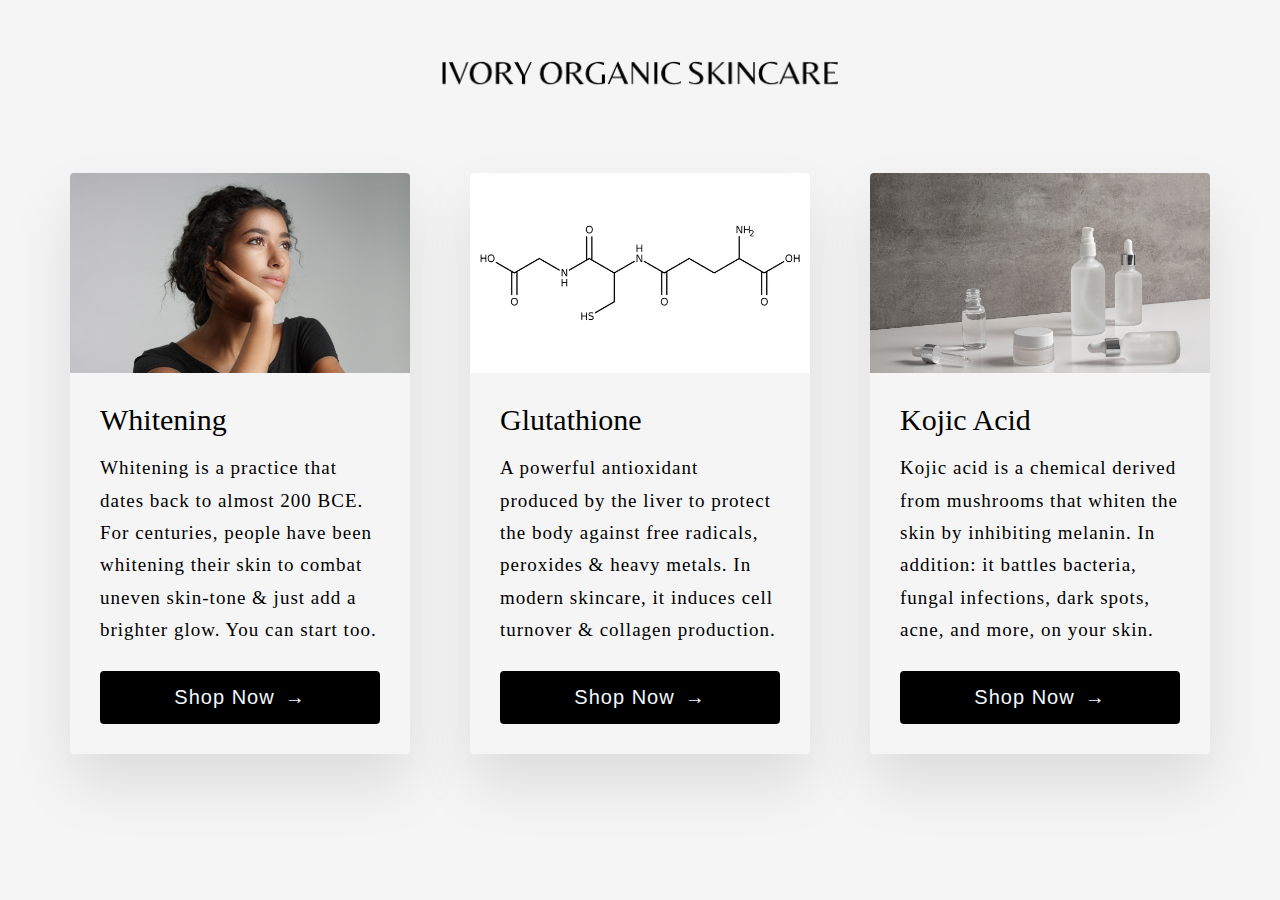
<file: index.html>
<!doctype html>
<html>
<head>
<meta charset="utf-8"/>
    <meta name="viewport" content="width=device-width, initial-scale=1"/>
<title>Platinum Beauty Shop</title>
    
    <link rel="stylesheet" type="text/css" href="Assets/PBS.css"/>

    </head>

   
    <body>
        
        
        
        
        <header>
            <img src="Images/IvoryLogo.png" width="400" height="30" class="imglogo">
        </header>

    
<div class="grid">  
    <div class="grid-item">
    <div class="card">
        <img class="card-img" src="Images/SkinShowcase.jpg">
        <div class="card-content">
        <h1 class="card-header">Whitening</h1>
            <p class="card-text">
            Whitening is a practice that dates back to almost 200 BCE. For centuries, people have been whitening their skin to combat uneven skin-tone & just add a brighter glow. You can start too.
            </p>
          <button onclick="window.location.href='Assets/index.html'" class="card-btn">Shop Now<span>&rarr;</span>
            </button>
        </div>
        </div>
    </div>
    
     <div class="grid-item">
    <div class="card">
        <img class="card-img" src="Images/Glutathione.jpeg">
        <div class="card-content">
        <h1 class="card-header">Glutathione</h1>
            <p class="card-text">
           A powerful antioxidant produced by the liver to protect the body against free radicals, peroxides & heavy metals. In modern skincare, it induces cell turnover & collagen production.
            </p>
          <button onclick="window.location.href='Assets/index.html'" class="card-btn">
            Shop Now<span>&rarr;</span>
            </button>
        </div>
        </div>
    </div>
    
     <div class="grid-item">
    <div class="card">
        <img class="card-img" src="Images/ProductBottles.jpg">
        <div class="card-content">
        <h1 class="card-header">Kojic Acid</h1>
            <p class="card-text">
          Kojic acid is a chemical derived from mushrooms that whiten the skin by inhibiting melanin. In addition: it battles bacteria, fungal infections, dark spots, acne, and more, on your skin.
            </p>
          <button onclick="window.location.href='Assets/index.html'"  class="card-btn">
            Shop Now<span>&rarr;</span>
            </button>
        </div>
        </div>
    </div>
        </div>
    
    
        
    </body>
      
      
      
      </html>
</file>
<file: Assets/PBS.css>
* {margin: 0;
padding: 0;}


html {   box-sizing: border-box;
    font-size: 62.5%;
    
}


body {
    background-color: whitesmoke;
    display: flex;
            justify-content: center;
            align-items: center;
            min-height: 87vh;
    flex-wrap: wrap;
        flex-direction: row;
    
}
        
header { order: -1;
    padding: 30px 0px 25px 0px;

}





.grid {
    display: grid;
    width: 114em;
    grid-gap: 6rem;
    grid-template-columns: repeat( auto-fit, minmax(30rem, 1fr) );
    align-items: start;
}

.grid-item {
    background-color: whitesmoke;
    border-radius: 0.4rem;
    overflow: hidden;
    box-shadow: 0 3rem 6rem rgba(0, 0, 0, 0.1);
    cursor: pointer;
    transition: 0.2s;
}

.grid-item:hover {
    transform: translateX(-0.5%);
    box-shadow: 0 4rem 8rem rgba(0, 0, 0, 0.5);
}


.card-img {
    display: block;
    width: 100%;
    height: 20rem;
    object-fit: cover;
}

.card-content {
    padding: 3rem;
}

.card-header {
    font-size: 3rem;
    font-weight: 500;
    color: black;
    margin-bottom: 1.5rem;
}

.card-text {
    font-size: 1.9rem;
    letter-spacing: 0.1rem;
    line-height: 1.7;
    color: black;
    margin-bottom: 2.5rem;
}

.card-btn {
    display: block;
    width: 100%;
    padding: 1.5rem;
    font-size: 2rem;
    text-align: center;
    color: aliceblue;
    background-color: black;
    border: none;
    border-radius: 0.4rem;
    transition: 0.2s;
    cursor: pointer;
    letter-spacing: 0.1rem;
}

.card-btn span {
    margin-left: 1rem;
    transition: 0.2s;
}

.card-btn:hover,
.card-btn:active {
    background-color: darkgray;
}

.card-btn:hover span,
.card-btn:active span {
    margin-left: 1.5rem;
}



@media only screen and (max-width: 600px) {
    body {
        padding: 3rem;
    }
    .grid {
        grid-gap: 3rem;
    }
    .imglogo {width: 350px;
            height: 30px;}
}
</file>
